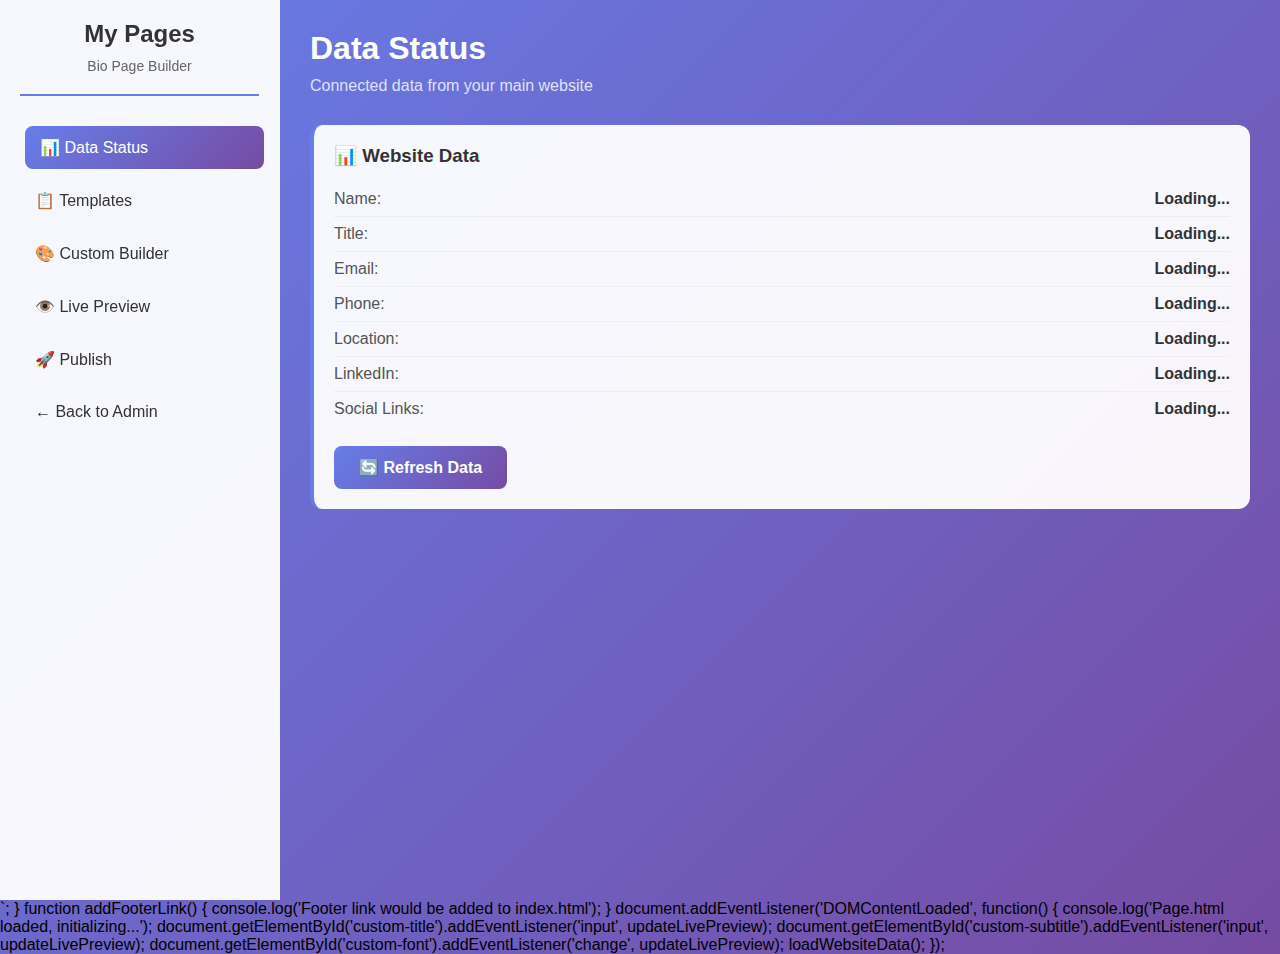
<file: page.html>
<!DOCTYPE html>
<html lang="en">
<head>
    <meta charset="UTF-8">
    <meta name="viewport" content="width=device-width, initial-scale=1.0">
    <title>My Pages - Bio Page Builder</title>
    <style>
        * {
            margin: 0;
            padding: 0;
            box-sizing: border-box;
        }

        body {
            font-family: 'Segoe UI', Tahoma, Geneva, Verdana, sans-serif;
            background: linear-gradient(135deg, #667eea 0%, #764ba2 100%);
            min-height: 100vh;
        }

        .container {
            display: flex;
            min-height: 100vh;
        }

        .sidebar {
            width: 280px;
            background: rgba(255, 255, 255, 0.95);
            backdrop-filter: blur(10px);
            border-right: 1px solid rgba(255, 255, 255, 0.2);
            padding: 20px;
            overflow-y: auto;
        }

        .sidebar-header {
            text-align: center;
            margin-bottom: 30px;
            padding-bottom: 20px;
            border-bottom: 2px solid #667eea;
        }

        .sidebar-header h2 {
            color: #333;
            font-size: 24px;
            margin-bottom: 10px;
        }

        .sidebar-header p {
            color: #666;
            font-size: 14px;
        }

        .nav-menu {
            list-style: none;
        }

        .nav-item {
            margin-bottom: 10px;
        }

        .nav-link {
            display: block;
            padding: 12px 15px;
            color: #333;
            text-decoration: none;
            border-radius: 8px;
            transition: all 0.3s ease;
            font-weight: 500;
        }

        .nav-link:hover, .nav-link.active {
            background: linear-gradient(135deg, #667eea, #764ba2);
            color: white;
            transform: translateX(5px);
        }

        .main-content {
            flex: 1;
            padding: 30px;
            overflow-y: auto;
        }

        .page-header {
            margin-bottom: 30px;
        }

        .page-header h1 {
            color: white;
            font-size: 32px;
            margin-bottom: 10px;
        }

        .page-header p {
            color: rgba(255, 255, 255, 0.8);
            font-size: 16px;
        }

        .data-status {
            background: rgba(255, 255, 255, 0.95);
            border-radius: 12px;
            padding: 20px;
            margin-bottom: 30px;
            border-left: 4px solid #667eea;
        }

        .data-status h3 {
            color: #333;
            margin-bottom: 15px;
            display: flex;
            align-items: center;
            gap: 10px;
        }

        .data-item {
            display: flex;
            justify-content: space-between;
            align-items: center;
            padding: 8px 0;
            border-bottom: 1px solid #eee;
        }

        .data-item:last-child {
            border-bottom: none;
        }

        .data-label {
            font-weight: 500;
            color: #555;
        }

        .data-value {
            color: #333;
            font-weight: 600;
        }

        .templates-section {
            background: rgba(255, 255, 255, 0.95);
            border-radius: 15px;
            padding: 30px;
            margin-bottom: 30px;
        }

        .section-title {
            font-size: 24px;
            color: #333;
            margin-bottom: 20px;
            display: flex;
            align-items: center;
            gap: 10px;
        }

        .templates-grid {
            display: grid;
            grid-template-columns: repeat(auto-fit, minmax(300px, 1fr));
            gap: 20px;
            margin-bottom: 30px;
        }

        .template-card {
            background: white;
            border-radius: 12px;
            padding: 20px;
            box-shadow: 0 4px 15px rgba(0, 0, 0, 0.1);
            transition: all 0.3s ease;
            cursor: pointer;
            border: 2px solid transparent;
        }

        .template-card:hover {
            transform: translateY(-5px);
            box-shadow: 0 8px 25px rgba(0, 0, 0, 0.15);
            border-color: #667eea;
        }

        .template-card.selected {
            border-color: #667eea;
            background: linear-gradient(135deg, #f8f9ff, #e8f0ff);
        }

        .template-preview {
            height: 200px;
            border-radius: 8px;
            margin-bottom: 15px;
            display: flex;
            align-items: center;
            justify-content: center;
            font-weight: bold;
            color: white;
            font-size: 18px;
        }

        .template-name {
            font-size: 16px;
            font-weight: 600;
            color: #333;
            margin-bottom: 5px;
        }

        .template-description {
            font-size: 14px;
            color: #666;
        }

        .custom-template-section {
            background: rgba(255, 255, 255, 0.95);
            border-radius: 15px;
            padding: 30px;
            margin-bottom: 30px;
        }

        .custom-builder {
            display: grid;
            grid-template-columns: 1fr 1fr;
            gap: 30px;
        }

        .builder-panel {
            background: white;
            border-radius: 12px;
            padding: 25px;
            box-shadow: 0 4px 15px rgba(0, 0, 0, 0.1);
        }

        .form-group {
            margin-bottom: 20px;
        }

        .form-label {
            display: block;
            font-weight: 600;
            color: #333;
            margin-bottom: 8px;
        }

        .form-input, .form-select {
            width: 100%;
            padding: 12px;
            border: 2px solid #e1e5e9;
            border-radius: 8px;
            font-size: 14px;
            transition: border-color 0.3s ease;
        }

        .form-input:focus, .form-select:focus {
            outline: none;
            border-color: #667eea;
        }

        .color-picker {
            display: flex;
            gap: 10px;
            flex-wrap: wrap;
        }

        .color-option {
            width: 40px;
            height: 40px;
            border-radius: 50%;
            cursor: pointer;
            border: 3px solid transparent;
            transition: all 0.3s ease;
        }

        .color-option:hover, .color-option.selected {
            transform: scale(1.1);
            border-color: #333;
        }

        .preview-container {
            background: white;
            border-radius: 12px;
            padding: 25px;
            box-shadow: 0 4px 15px rgba(0, 0, 0, 0.1);
            min-height: 500px;
        }

        .preview-header {
            text-align: center;
            margin-bottom: 20px;
            padding-bottom: 15px;
            border-bottom: 1px solid #eee;
        }

        .preview-title {
            font-size: 24px;
            font-weight: bold;
            margin-bottom: 10px;
        }

        .preview-subtitle {
            color: #666;
            font-size: 16px;
        }

        .preview-links {
            display: flex;
            flex-direction: column;
            gap: 15px;
        }

        .preview-link {
            padding: 15px 20px;
            border-radius: 8px;
            text-decoration: none;
            color: white;
            text-align: center;
            font-weight: 500;
            transition: all 0.3s ease;
        }

        .preview-link:hover {
            transform: translateY(-2px);
            box-shadow: 0 4px 15px rgba(0, 0, 0, 0.2);
        }

        .action-buttons {
            display: flex;
            gap: 15px;
            margin-top: 30px;
        }

        .btn {
            padding: 12px 25px;
            border: none;
            border-radius: 8px;
            font-size: 16px;
            font-weight: 600;
            cursor: pointer;
            transition: all 0.3s ease;
            text-decoration: none;
            display: inline-flex;
            align-items: center;
            gap: 8px;
        }

        .btn-primary {
            background: linear-gradient(135deg, #667eea, #764ba2);
            color: white;
        }

        .btn-primary:hover {
            transform: translateY(-2px);
            box-shadow: 0 4px 15px rgba(102, 126, 234, 0.4);
        }

        .btn-secondary {
            background: #f8f9fa;
            color: #333;
            border: 2px solid #e1e5e9;
        }

        .btn-secondary:hover {
            background: #e9ecef;
            transform: translateY(-2px);
        }

        .btn-success {
            background: linear-gradient(135deg, #28a745, #20c997);
            color: white;
        }

        .btn-success:hover {
            transform: translateY(-2px);
            box-shadow: 0 4px 15px rgba(40, 167, 69, 0.4);
        }

        @media (max-width: 768px) {
            .container {
                flex-direction: column;
            }
            
            .sidebar {
                width: 100%;
                order: 2;
            }
            
            .main-content {
                order: 1;
            }
            
            .custom-builder {
                grid-template-columns: 1fr;
            }
            
            .templates-grid {
                grid-template-columns: 1fr;
            }
        }

        .template-1 { background: linear-gradient(135deg, #667eea, #764ba2); }
        .template-2 { background: linear-gradient(135deg, #f093fb, #f5576c); }
        .template-3 { background: linear-gradient(135deg, #4facfe, #00f2fe); }
        .template-4 { background: linear-gradient(135deg, #43e97b, #38f9d7); }
        .template-5 { background: linear-gradient(135deg, #fa709a, #fee140); }
        .template-6 { background: linear-gradient(135deg, #a8edea, #fed6e3); }
        .template-7 { background: linear-gradient(135deg, #ff9a9e, #fecfef); }
        .template-8 { background: linear-gradient(135deg, #ffecd2, #fcb69f); }
        .template-9 { background: linear-gradient(135deg, #a8caba, #5d4e75); }
        .template-10 { background: linear-gradient(135deg, #d299c2, #fef9d7); }
    </style>
</head>
<body>
    <div class="container">
        <div class="sidebar">
            <div class="sidebar-header">
                <h2>My Pages</h2>
                <p>Bio Page Builder</p>
            </div>
            
            <ul class="nav-menu">
                <li class="nav-item">
                    <a href="#" class="nav-link active" onclick="showSection('data')">
                        📊 Data Status
                    </a>
                </li>
                <li class="nav-item">
                    <a href="#" class="nav-link" onclick="showSection('templates')">
                        📋 Templates
                    </a>
                </li>
                <li class="nav-item">
                    <a href="#" class="nav-link" onclick="showSection('custom')">
                        🎨 Custom Builder
                    </a>
                </li>
                <li class="nav-item">
                    <a href="#" class="nav-link" onclick="showSection('preview')">
                        👁️ Live Preview
                    </a>
                </li>
                <li class="nav-item">
                    <a href="#" class="nav-link" onclick="showSection('publish')">
                        🚀 Publish
                    </a>
                </li>
                <li class="nav-item">
                    <a href="admin.html" class="nav-link">
                        ← Back to Admin
                    </a>
                </li>
            </ul>
        </div>

        <div class="main-content">
            <div id="data-section" class="section">
                <div class="page-header">
                    <h1>Data Status</h1>
                    <p>Connected data from your main website</p>
                </div>

                <div class="data-status">
                    <h3>📊 Website Data</h3>
                    <div id="data-display">
                        <div class="data-item">
                            <span class="data-label">Name:</span>
                            <span class="data-value" id="data-name">Loading...</span>
                        </div>
                        <div class="data-item">
                            <span class="data-label">Title:</span>
                            <span class="data-value" id="data-title">Loading...</span>
                        </div>
                        <div class="data-item">
                            <span class="data-label">Email:</span>
                            <span class="data-value" id="data-email">Loading...</span>
                        </div>
                        <div class="data-item">
                            <span class="data-label">Phone:</span>
                            <span class="data-value" id="data-phone">Loading...</span>
                        </div>
                        <div class="data-item">
                            <span class="data-label">Location:</span>
                            <span class="data-value" id="data-location">Loading...</span>
                        </div>
                        <div class="data-item">
                            <span class="data-label">LinkedIn:</span>
                            <span class="data-value" id="data-linkedin">Loading...</span>
                        </div>
                        <div class="data-item">
                            <span class="data-label">Social Links:</span>
                            <span class="data-value" id="data-social-count">Loading...</span>
                        </div>
                    </div>
                    
                    <div class="action-buttons" style="margin-top: 20px;">
                        <button class="btn btn-primary" onclick="refreshData()">
                            🔄 Refresh Data
                        </button>
                    </div>
                </div>
            </div>

            <div id="templates-section" class="section" style="display: none;">
                <div class="page-header">
                    <h1>Choose Your Template</h1>
                    <p>Select from our professionally designed templates or create your own</p>
                </div>

                <div class="templates-section">
                    <h3 class="section-title">🎨 Pre-built Templates</h3>
                    <div class="templates-grid">
                        <div class="template-card" onclick="selectTemplate(1)">
                            <div class="template-preview template-1">Modern Gradient</div>
                            <div class="template-name">Modern Gradient</div>
                            <div class="template-description">Clean design with gradient background</div>
                        </div>
                        
                        <div class="template-card" onclick="selectTemplate(2)">
                            <div class="template-preview template-2">Pink Sunset</div>
                            <div class="template-name">Pink Sunset</div>
                            <div class="template-description">Warm pink to red gradient</div>
                        </div>
                        
                        <div class="template-card" onclick="selectTemplate(3)">
                            <div class="template-preview template-3">Ocean Blue</div>
                            <div class="template-name">Ocean Blue</div>
                            <div class="template-description">Cool blue gradient theme</div>
                        </div>
                        
                        <div class="template-card" onclick="selectTemplate(4)">
                            <div class="template-preview template-4">Nature Green</div>
                            <div class="template-name">Nature Green</div>
                            <div class="template-description">Fresh green gradient</div>
                        </div>
                        
                        <div class="template-card" onclick="selectTemplate(5)">
                            <div class="template-preview template-5">Sunset Orange</div>
                            <div class="template-name">Sunset Orange</div>
                            <div class="template-description">Warm orange to yellow</div>
                        </div>
                        
                        <div class="template-card" onclick="selectTemplate(6)">
                            <div class="template-preview template-6">Soft Pastels</div>
                            <div class="template-name">Soft Pastels</div>
                            <div class="template-description">Gentle pastel colors</div>
                        </div>
                        
                        <div class="template-card" onclick="selectTemplate(7)">
                            <div class="template-preview template-7">Rose Gold</div>
                            <div class="template-name">Rose Gold</div>
                            <div class="template-description">Elegant rose gold theme</div>
                        </div>
                        
                        <div class="template-card" onclick="selectTemplate(8)">
                            <div class="template-preview template-8">Warm Sunset</div>
                            <div class="template-name">Warm Sunset</div>
                            <div class="template-description">Cozy orange gradient</div>
                        </div>
                        
                        <div class="template-card" onclick="selectTemplate(9)">
                            <div class="template-preview template-9">Mystic Purple</div>
                            <div class="template-name">Mystic Purple</div>
                            <div class="template-description">Deep purple theme</div>
                        </div>
                        
                        <div class="template-card" onclick="selectTemplate(10)">
                            <div class="template-preview template-10">Lavender Dream</div>
                            <div class="template-name">Lavender Dream</div>
                            <div class="template-description">Soft lavender gradient</div>
                        </div>
                    </div>
                    
                    <div class="action-buttons">
                        <button class="btn btn-primary" onclick="proceedToCustom()">
                            🎨 Create Custom Template
                        </button>
                    </div>
                </div>
            </div>

            <div id="custom-section" class="section" style="display: none;">
                <div class="page-header">
                    <h1>Custom Template Builder</h1>
                    <p>Create your own unique bio page design</p>
                </div>

                <div class="custom-template-section">
                    <div class="custom-builder">
                        <div class="builder-panel">
                            <h3 class="section-title">⚙️ Customize Design</h3>
                            
                            <div class="form-group">
                                <label class="form-label">Page Title</label>
                                <input type="text" class="form-input" id="custom-title" placeholder="Your Name">
                            </div>
                            
                            <div class="form-group">
                                <label class="form-label">Subtitle</label>
                                <input type="text" class="form-input" id="custom-subtitle" placeholder="Your tagline">
                            </div>
                            
                            <div class="form-group">
                                <label class="form-label">Background Color</label>
                                <div class="color-picker">
                                    <div class="color-option selected" style="background: #667eea;" onclick="selectColor('#667eea')"></div>
                                    <div class="color-option" style="background: #f093fb;" onclick="selectColor('#f093fb')"></div>
                                    <div class="color-option" style="background: #4facfe;" onclick="selectColor('#4facfe')"></div>
                                    <div class="color-option" style="background: #43e97b;" onclick="selectColor('#43e97b')"></div>
                                    <div class="color-option" style="background: #fa709a;" onclick="selectColor('#fa709a')"></div>
                                    <div class="color-option" style="background: #a8edea;" onclick="selectColor('#a8edea')"></div>
                                </div>
                            </div>
                            
                            <div class="form-group">
                                <label class="form-label">Font Style</label>
                                <select class="form-select" id="custom-font">
                                    <option value="'Segoe UI', sans-serif">Modern</option>
                                    <option value="'Playfair Display', serif">Elegant</option>
                                    <option value="'Poppins', sans-serif">Clean</option>
                                    <option value="'Montserrat', sans-serif">Bold</option>
                                    <option value="'Roboto', sans-serif">Simple</option>
                                </select>
                            </div>
                            
                            <div class="form-group">
                                <label class="form-label">Include Links</label>
                                <div id="link-checkboxes">
                                    <!-- Dynamic checkboxes will be added here -->
                                </div>
                            </div>
                        </div>
                        
                        <div class="preview-container">
                            <h3 class="section-title">👁️ Live Preview</h3>
                            <div id="live-preview">
                                <div class="preview-header">
                                    <div class="preview-title" id="preview-title">Your Name</div>
                                    <div class="preview-subtitle" id="preview-subtitle">Your tagline</div>
                                </div>
                                <div class="preview-links" id="preview-links">
                                    <!-- Dynamic links will be added here -->
                                </div>
                            </div>
                        </div>
                    </div>
                    
                    <div class="action-buttons">
                        <button class="btn btn-secondary" onclick="showSection('templates')">
                            ← Back to Templates
                        </button>
                        <button class="btn btn-primary" onclick="saveCustomTemplate()">
                            💾 Save Template
                        </button>
                    </div>
                </div>
            </div>

            <div id="preview-section" class="section" style="display: none;">
                <div class="page-header">
                    <h1>Live Preview</h1>
                    <p>See how your bio page will look</p>
                </div>

                <div class="preview-container" style="max-width: 400px; margin: 0 auto;">
                    <div id="final-preview">
                        <!-- Final preview will be generated here -->
                    </div>
                </div>
                
                <div class="action-buttons" style="justify-content: center; margin-top: 30px;">
                    <button class="btn btn-secondary" onclick="showSection('custom')">
                        ← Edit Design
                    </button>
                    <button class="btn btn-success" onclick="showSection('publish')">
                        🚀 Publish Bio Page
                    </button>
                </div>
            </div>

            <div id="publish-section" class="section" style="display: none;">
                <div class="page-header">
                    <h1>Publish Your Bio Page</h1>
                    <p>Generate your bio.html file and add the Links footer</p>
                </div>

                <div class="templates-section">
                    <h3 class="section-title">📋 Publish Summary</h3>
                    <div id="publish-summary">
                        <!-- Summary will be generated here -->
                    </div>
                    
                    <div class="action-buttons" style="justify-content: center; margin-top: 30px;">
                        <button class="btn btn-secondary" onclick="showSection('preview')">
                            ← Back to Preview
                        </button>
                        <button class="btn btn-success" onclick="generateBioPage()">
                            🚀 Generate Bio Page
                        </button>
                    </div>
                </div>
            </div>
        </div>
    </div>

    <script>
        let selectedTemplate = null;
        let websiteData = {};
        let customData = {
            title: '',
            subtitle: '',
            backgroundColor: '#667eea',
            font: "'Segoe UI', sans-serif",
            links: []
        };

        async function loadWebsiteData() {
            try {
                const savedData = localStorage.getItem('website_data');
                if (savedData) {
                    websiteData = JSON.parse(savedData);
                    updateDataDisplay();
                    return;
                }

                const response = await fetch('admin.html');
                const html = await response.text();
                
                const parser = new DOMParser();
                const doc = parser.parseFromString(html, 'text/html');
                
                websiteData = {
                    name: doc.getElementById('hero-name')?.value || 'Your Name',
                    title: doc.getElementById('hero-subtitle')?.value || 'Your Title',
                    email: doc.getElementById('contact-email')?.value || 'hello@example.com',
                    phone: doc.getElementById('contact-phone')?.value || '+1 234 567 8900',
                    location: doc.getElementById('contact-location')?.value || 'Your Location',
                    linkedin: doc.getElementById('contact-linkedin')?.value || '',
                    facebook: doc.getElementById('contact-facebook')?.value || '',
                    twitter: doc.getElementById('contact-twitter')?.value || '',
                    instagram: doc.getElementById('contact-instagram')?.value || ''
                };

                localStorage.setItem('website_data', JSON.stringify(websiteData));
                updateDataDisplay();
                
            } catch (error) {
                console.error('Error loading website data:', error);
                websiteData = {
                    name: 'Your Name',
                    title: 'Your Title',
                    email: 'hello@example.com',
                    phone: '+1 234 567 8900',
                    location: 'Your Location',
                    linkedin: '',
                    facebook: '',
                    twitter: '',
                    instagram: ''
                };
                updateDataDisplay();
            }
        }

        function updateDataDisplay() {
            document.getElementById('data-name').textContent = websiteData.name;
            document.getElementById('data-title').textContent = websiteData.title;
            document.getElementById('data-email').textContent = websiteData.email;
            document.getElementById('data-phone').textContent = websiteData.phone;
            document.getElementById('data-location').textContent = websiteData.location;
            document.getElementById('data-linkedin').textContent = websiteData.linkedin || 'Not set';
            
            const socialLinks = [websiteData.facebook, websiteData.twitter, websiteData.instagram].filter(link => link).length;
            document.getElementById('data-social-count').textContent = `${socialLinks} links`;
        }

        function refreshData() {
            localStorage.removeItem('website_data');
            loadWebsiteData();
        }

        function showSection(sectionName) {
            document.querySelectorAll('.section').forEach(section => {
                section.style.display = 'none';
            });
            
            document.getElementById(sectionName + '-section').style.display = 'block';
            
            document.querySelectorAll('.nav-link').forEach(link => {
                link.classList.remove('active');
            });
            
            document.querySelectorAll('.nav-link').forEach(link => {
                if (link.getAttribute('onclick') && link.getAttribute('onclick').includes(sectionName)) {
                    link.classList.add('active');
                }
            });
            
            if (sectionName === 'preview') {
                updateFinalPreview();
            } else if (sectionName === 'publish') {
                updatePublishSummary();
            } else if (sectionName === 'custom') {
                populateCustomForm();
            }
        }

        function selectTemplate(templateNumber) {
            document.querySelectorAll('.template-card').forEach(card => {
                card.classList.remove('selected');
            });
            
            event.currentTarget.classList.add('selected');
            selectedTemplate = templateNumber;
            
            updateCustomDataFromTemplate(templateNumber);
            
            setTimeout(() => showSection('custom'), 500);
        }

        function updateCustomDataFromTemplate(templateNumber) {
            const templates = {
                1: { bg: '#667eea', title: websiteData.name },
                2: { bg: '#f093fb', title: websiteData.name },
                3: { bg: '#4facfe', title: websiteData.name },
                4: { bg: '#43e97b', title: websiteData.name },
                5: { bg: '#fa709a', title: websiteData.name },
                6: { bg: '#a8edea', title: websiteData.name },
                7: { bg: '#ff9a9e', title: websiteData.name },
                8: { bg: '#ffecd2', title: websiteData.name },
                9: { bg: '#a8caba', title: websiteData.name },
                10: { bg: '#d299c2', title: websiteData.name }
            };
            
            const template = templates[templateNumber];
            customData.backgroundColor = template.bg;
            customData.title = template.title;
            customData.subtitle = websiteData.title;
        }

        function proceedToCustom() {
            showSection('custom');
        }

        function selectColor(color) {
            document.querySelectorAll('.color-option').forEach(option => {
                option.classList.remove('selected');
            });
            event.target.classList.add('selected');
            customData.backgroundColor = color;
            updateLivePreview();
        }

        function populateCustomForm() {
            document.getElementById('custom-title').value = websiteData.name;
            document.getElementById('custom-subtitle').value = websiteData.title;
            
            const linkCheckboxes = document.getElementById('link-checkboxes');
            linkCheckboxes.innerHTML = '';
            
            const availableLinks = [
                { key: 'email', label: 'Email', url: `mailto:${websiteData.email}` },
                { key: 'phone', label: 'Phone', url: `tel:${websiteData.phone}` },
                { key: 'linkedin', label: 'LinkedIn', url: websiteData.linkedin },
                { key: 'facebook', label: 'Facebook', url: websiteData.facebook },
                { key: 'twitter', label: 'Twitter', url: websiteData.twitter },
                { key: 'instagram', label: 'Instagram', url: websiteData.instagram }
            ].filter(link => link.url && link.url !== '');

            availableLinks.forEach((link, index) => {
                const checkbox = document.createElement('div');
                checkbox.style.marginBottom = '10px';
                checkbox.innerHTML = `
                    <label style="display: flex; align-items: center; gap: 8px; cursor: pointer;">
                        <input type="checkbox" checked data-link-key="${link.key}" data-link-label="${link.label}" data-link-url="${link.url}" style="margin: 0;">
                        <span>${link.label}</span>
                    </label>
                `;
                linkCheckboxes.appendChild(checkbox);
            });

            updateLivePreview();
        }

        function updateLivePreview() {
            const title = document.getElementById('custom-title').value;
            const subtitle = document.getElementById('custom-subtitle').value;
            const font = document.getElementById('custom-font').value;
            
            document.getElementById('preview-title').textContent = title;
            document.getElementById('preview-subtitle').textContent = subtitle;
            
            const preview = document.getElementById('live-preview');
            preview.style.background = `linear-gradient(135deg, ${customData.backgroundColor}, ${getDarkerColor(customData.backgroundColor)})`;
            preview.style.fontFamily = font;
            
            updatePreviewLinks();
        }

        function updatePreviewLinks() {
            const previewLinks = document.getElementById('preview-links');
            previewLinks.innerHTML = '';
            
            const selectedLinks = [];
            document.querySelectorAll('#link-checkboxes input[type="checkbox"]:checked').forEach(checkbox => {
                selectedLinks.push({
                    text: checkbox.getAttribute('data-link-label'),
                    url: checkbox.getAttribute('data-link-url')
                });
            });

            selectedLinks.forEach(link => {
                const linkElement = document.createElement('a');
                linkElement.href = link.url;
                linkElement.className = 'preview-link';
                linkElement.textContent = link.text;
                linkElement.target = '_blank';
                previewLinks.appendChild(linkElement);
            });

            customData.links = selectedLinks;
        }

        function getDarkerColor(color) {
            const colors = {
                '#667eea': '#764ba2',
                '#f093fb': '#f5576c',
                '#4facfe': '#00f2fe',
                '#43e97b': '#38f9d7',
                '#fa709a': '#fee140',
                '#a8edea': '#fed6e3',
                '#ff9a9e': '#fecfef',
                '#ffecd2': '#fcb69f',
                '#a8caba': '#5d4e75',
                '#d299c2': '#fef9d7'
            };
            return colors[color] || color;
        }

        function saveCustomTemplate() {
            customData.title = document.getElementById('custom-title').value;
            customData.subtitle = document.getElementById('custom-subtitle').value;
            customData.font = document.getElementById('custom-font').value;
            
            updatePreviewLinks();
            showSection('preview');
        }

        function updateFinalPreview() {
            const finalPreview = document.getElementById('final-preview');
            finalPreview.innerHTML = `
                <div style="
                    background: linear-gradient(135deg, ${customData.backgroundColor}, ${getDarkerColor(customData.backgroundColor)});
                    padding: 40px 20px;
                    border-radius: 15px;
                    text-align: center;
                    font-family: ${customData.font};
                    color: white;
                    min-height: 400px;
                    display: flex;
                    flex-direction: column;
                    justify-content: center;
                ">
                    <h1 style="font-size: 28px; margin-bottom: 10px; font-weight: bold;">${customData.title}</h1>
                    <p style="font-size: 16px; margin-bottom: 30px; opacity: 0.9;">${customData.subtitle}</p>
                    <div style="display: flex; flex-direction: column; gap: 15px;">
                        ${customData.links.map(link => `
                            <a href="${link.url}" style="
                                background: rgba(255, 255, 255, 0.2);
                                padding: 15px 20px;
                                border-radius: 8px;
                                text-decoration: none;
                                color: white;
                                font-weight: 500;
                                transition: all 0.3s ease;
                                backdrop-filter: blur(10px);
                            " onmouseover="this.style.background='rgba(255,255,255,0.3)'" 
                               onmouseout="this.style.background='rgba(255,255,255,0.2)'"
                               target="_blank">
                                ${link.text}
                            </a>
                        `).join('')}
                    </div>
                </div>
            `;
        }

        function updatePublishSummary() {
            const summary = document.getElementById('publish-summary');
            summary.innerHTML = `
                <div style="background: white; padding: 25px; border-radius: 12px; margin-bottom: 20px;">
                    <h4 style="color: #333; margin-bottom: 15px;">📋 Bio Page Details</h4>
                    <div style="display: grid; grid-template-columns: 1fr 1fr; gap: 15px; font-size: 14px;">
                        <div><strong>Title:</strong> ${customData.title}</div>
                        <div><strong>Subtitle:</strong> ${customData.subtitle}</div>
                        <div><strong>Template:</strong> ${selectedTemplate ? `Template ${selectedTemplate}` : 'Custom'}</div>
                        <div><strong>Links:</strong> ${customData.links.length}</div>
                    </div>
                </div>
                <div style="background: #f8f9fa; padding: 20px; border-radius: 12px; border-left: 4px solid #667eea;">
                    <h4 style="color: #333; margin-bottom: 10px;">🚀 What will happen:</h4>
                    <ul style="color: #666; line-height: 1.6;">
                        <li>Generate bio.html file with your design</li>
                        <li>Add "Links" footer link to index.html</li>
                        <li>Bio page will auto-update from website data</li>
                        <li>Your bio page will be live at bio.html</li>
                    </ul>
                </div>
            `;
        }

        function generateBioPage() {
            const bioContent = generateBioHTML();
            
            const blob = new Blob([bioContent], { type: 'text/html' });
            const url = URL.createObjectURL(blob);
            const a = document.createElement('a');
            a.href = url;
            a.download = 'bio.html';
            a.click();
            
            addFooterLink();
            
            alert('✅ Bio page generated successfully! bio.html has been created and "Links" footer has been added to index.html');
        }

        function generateBioHTML() {
            return `<!DOCTYPE html>
<html lang="en">
<head>
    <meta charset="UTF-8">
    <meta name="viewport" content="width=device-width, initial-scale=1.0">
    <title>${customData.title} - Bio</title>
    <style>
        * {
            margin: 0;
            padding: 0;
            box-sizing: border-box;
        }
        
        body {
            font-family: ${customData.font};
            background: linear-gradient(135deg, ${customData.backgroundColor}, ${getDarkerColor(customData.backgroundColor)});
            min-height: 100vh;
            display: flex;
            align-items: center;
            justify-content: center;
            padding: 20px;
        }
        
        .bio-container {
            background: rgba(255, 255, 255, 0.1);
            backdrop-filter: blur(10px);
            border-radius: 20px;
            padding: 40px;
            text-align: center;
            max-width: 400px;
            width: 100%;
            box-shadow: 0 8px 32px rgba(0, 0, 0, 0.1);
        }
        
        .bio-title {
            font-size: 28px;
            font-weight: bold;
            color: white;
            margin-bottom: 10px;
        }
        
        .bio-subtitle {
            font-size: 16px;
            color: rgba(255, 255, 255, 0.9);
            margin-bottom: 30px;
        }
        
        .bio-links {
            display: flex;
            flex-direction: column;
            gap: 15px;
        }
        
        .bio-link {
            background: rgba(255, 255, 255, 0.2);
            padding: 15px 20px;
            border-radius: 10px;
            text-decoration: none;
            color: white;
            font-weight: 500;
            transition: all 0.3s ease;
            backdrop-filter: blur(5px);
        }
        
        .bio-link:hover {
            background: rgba(255, 255, 255, 0.3);
            transform: translateY(-2px);
            box-shadow: 0 4px 15px rgba(0, 0, 0, 0.2);
        }
        
        @media (max-width: 480px) {
            .bio-container {
                padding: 30px 20px;
            }
            
            .bio-title {
                font-size: 24px;
            }
        }
    </style>
</head>
<body>
    <div class="bio-container">
        <h1 class="bio-title" id="bio-title">${customData.title}</h1>
        <p class="bio-subtitle" id="bio-subtitle">${customData.subtitle}</p>
        <div class="bio-links">
            ${customData.links.map(link => `
                <a href="${link.url}" class="bio-link" target="_blank">${link.text}</a>
            `).join('')}
        </div>
    </div>
    
    <script>
        function updateFromWebsiteData() {
            console.log('Bio page loaded with dynamic data support');
            
            const websiteData = JSON.parse(localStorage.getItem('website_data') || '{}');
            if (websiteData.name) {
                document.getElementById('bio-title').textContent = websiteData.name;
            }
            if (websiteData.title) {
                document.getElementById('bio-subtitle').textContent = websiteData.title;
            }
        }
        
        updateFromWebsiteData();
    </script>
</body>
</html>`;
        }

        function addFooterLink() {
            console.log('Footer link would be added to index.html');
        }

        document.addEventListener('DOMContentLoaded', function() {
            console.log('Page.html loaded, initializing...');
            
            document.getElementById('custom-title').addEventListener('input', updateLivePreview);
            document.getElementById('custom-subtitle').addEventListener('input', updateLivePreview);
            document.getElementById('custom-font').addEventListener('change', updateLivePreview);
            
            loadWebsiteData();
        });
    </script>
</body>
</html>
</file>
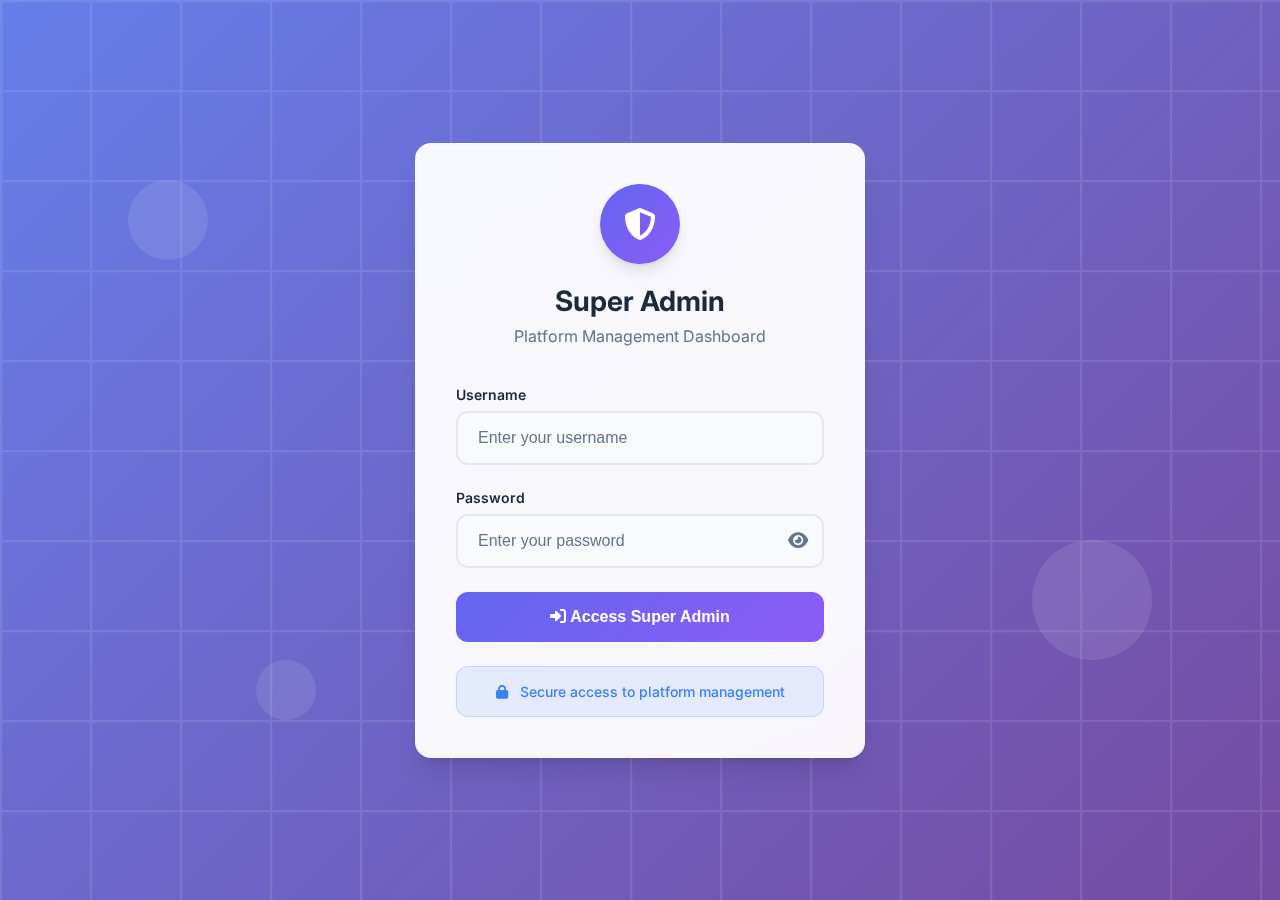
<file: superadmin.html>
<!DOCTYPE html>
<html lang="en">
<head>
    <meta charset="UTF-8">
    <meta name="viewport" content="width=device-width, initial-scale=1.0">
    <title>Super Admin - Soumita Space Platform</title>
    <link rel="stylesheet" href="https://cdnjs.cloudflare.com/ajax/libs/font-awesome/6.4.0/css/all.min.css">
    <link href="https://fonts.googleapis.com/css2?family=Inter:wght@300;400;500;600;700;800&display=swap" rel="stylesheet">
    <style>
        * {
            margin: 0;
            padding: 0;
            box-sizing: border-box;
        }

        :root {
            --primary-color: #6366f1;
            --primary-dark: #4f46e5;
            --secondary-color: #8b5cf6;
            --accent-color: #f59e0b;
            --success-color: #10b981;
            --danger-color: #ef4444;
            --warning-color: #f59e0b;
            --info-color: #3b82f6;
            
            --dark-bg: #0f172a;
            --dark-surface: #1e293b;
            --dark-border: #334155;
            --dark-text: #f1f5f9;
            --dark-text-secondary: #94a3b8;
            
            --light-bg: #ffffff;
            --light-surface: #f8fafc;
            --light-border: #e2e8f0;
            --light-text: #1e293b;
            --light-text-secondary: #64748b;
            
            --shadow-sm: 0 1px 2px 0 rgb(0 0 0 / 0.05);
            --shadow-md: 0 4px 6px -1px rgb(0 0 0 / 0.1), 0 2px 4px -2px rgb(0 0 0 / 0.1);
            --shadow-lg: 0 10px 15px -3px rgb(0 0 0 / 0.1), 0 4px 6px -4px rgb(0 0 0 / 0.1);
            --shadow-xl: 0 20px 25px -5px rgb(0 0 0 / 0.1), 0 8px 10px -6px rgb(0 0 0 / 0.1);
            
            --border-radius: 12px;
            --border-radius-lg: 16px;
            --transition: all 0.3s cubic-bezier(0.4, 0, 0.2, 1);
        }

        body {
            font-family: 'Inter', sans-serif;
            background: linear-gradient(135deg, #667eea 0%, #764ba2 100%);
            min-height: 100vh;
            display: flex;
            align-items: center;
            justify-content: center;
            padding: 20px;
            position: relative;
            overflow: hidden;
        }

        body::before {
            content: '';
            position: absolute;
            top: 0;
            left: 0;
            right: 0;
            bottom: 0;
            background: url('data:image/svg+xml,<svg xmlns="http://www.w3.org/2000/svg" viewBox="0 0 100 100"><defs><pattern id="grid" width="10" height="10" patternUnits="userSpaceOnUse"><path d="M 10 0 L 0 0 0 10" fill="none" stroke="rgba(255,255,255,0.1)" stroke-width="0.5"/></pattern></defs><rect width="100" height="100" fill="url(%23grid)"/></svg>');
            pointer-events: none;
        }

        .floating-shapes {
            position: absolute;
            top: 0;
            left: 0;
            width: 100%;
            height: 100%;
            overflow: hidden;
            pointer-events: none;
        }

        .shape {
            position: absolute;
            background: rgba(255, 255, 255, 0.1);
            border-radius: 50%;
            animation: float 6s ease-in-out infinite;
        }

        .shape:nth-child(1) {
            width: 80px;
            height: 80px;
            top: 20%;
            left: 10%;
            animation-delay: 0s;
        }

        .shape:nth-child(2) {
            width: 120px;
            height: 120px;
            top: 60%;
            right: 10%;
            animation-delay: 2s;
        }

        .shape:nth-child(3) {
            width: 60px;
            height: 60px;
            bottom: 20%;
            left: 20%;
            animation-delay: 4s;
        }

        @keyframes float {
            0%, 100% { transform: translateY(0px) rotate(0deg); }
            50% { transform: translateY(-20px) rotate(180deg); }
        }

        .login-container {
            background: rgba(255, 255, 255, 0.95);
            backdrop-filter: blur(20px);
            border-radius: var(--border-radius-lg);
            padding: 40px;
            width: 100%;
            max-width: 450px;
            box-shadow: var(--shadow-xl);
            border: 1px solid rgba(255, 255, 255, 0.2);
            position: relative;
            z-index: 10;
        }

        .login-header {
            text-align: center;
            margin-bottom: 40px;
        }

        .login-logo {
            width: 80px;
            height: 80px;
            background: linear-gradient(135deg, var(--primary-color), var(--secondary-color));
            border-radius: 50%;
            display: flex;
            align-items: center;
            justify-content: center;
            margin: 0 auto 20px;
            box-shadow: var(--shadow-lg);
        }

        .login-logo i {
            font-size: 32px;
            color: white;
        }

        .login-title {
            font-size: 28px;
            font-weight: 700;
            color: var(--light-text);
            margin-bottom: 8px;
        }

        .login-subtitle {
            font-size: 16px;
            color: var(--light-text-secondary);
            font-weight: 400;
        }

        .form-group {
            margin-bottom: 24px;
        }

        .form-label {
            display: block;
            font-size: 14px;
            font-weight: 600;
            color: var(--light-text);
            margin-bottom: 8px;
        }

        .form-input {
            width: 100%;
            padding: 16px 20px;
            border: 2px solid var(--light-border);
            border-radius: var(--border-radius);
            font-size: 16px;
            font-weight: 500;
            color: var(--light-text);
            background: var(--light-surface);
            transition: var(--transition);
            outline: none;
        }

        .form-input:focus {
            border-color: var(--primary-color);
            box-shadow: 0 0 0 3px rgba(99, 102, 241, 0.1);
        }

        .form-input::placeholder {
            color: var(--light-text-secondary);
        }

        .password-input-group {
            position: relative;
        }

        .password-toggle {
            position: absolute;
            right: 16px;
            top: 50%;
            transform: translateY(-50%);
            background: none;
            border: none;
            color: var(--light-text-secondary);
            cursor: pointer;
            font-size: 18px;
            transition: var(--transition);
        }

        .password-toggle:hover {
            color: var(--primary-color);
        }

        .login-btn {
            width: 100%;
            padding: 16px 24px;
            background: linear-gradient(135deg, var(--primary-color), var(--secondary-color));
            color: white;
            border: none;
            border-radius: var(--border-radius);
            font-size: 16px;
            font-weight: 600;
            cursor: pointer;
            transition: var(--transition);
            position: relative;
            overflow: hidden;
        }

        .login-btn::before {
            content: '';
            position: absolute;
            top: 0;
            left: -100%;
            width: 100%;
            height: 100%;
            background: linear-gradient(90deg, transparent, rgba(255, 255, 255, 0.2), transparent);
            transition: left 0.5s;
        }

        .login-btn:hover::before {
            left: 100%;
        }

        .login-btn:hover {
            transform: translateY(-2px);
            box-shadow: var(--shadow-lg);
        }

        .login-btn:active {
            transform: translateY(0);
        }

        .security-notice {
            text-align: center;
            margin-top: 24px;
            padding: 16px;
            background: rgba(59, 130, 246, 0.1);
            border: 1px solid rgba(59, 130, 246, 0.2);
            border-radius: var(--border-radius);
            color: var(--info-color);
            font-size: 14px;
            font-weight: 500;
        }

        .security-notice i {
            margin-right: 8px;
        }

        .error-message {
            background: rgba(239, 68, 68, 0.1);
            border: 1px solid rgba(239, 68, 68, 0.2);
            color: var(--danger-color);
            padding: 12px 16px;
            border-radius: var(--border-radius);
            margin-bottom: 20px;
            font-size: 14px;
            font-weight: 500;
            display: none;
        }

        .loading {
            display: none;
            text-align: center;
            margin-top: 20px;
        }

        .spinner {
            width: 24px;
            height: 24px;
            border: 3px solid rgba(255, 255, 255, 0.3);
            border-top: 3px solid white;
            border-radius: 50%;
            animation: spin 1s linear infinite;
            margin: 0 auto;
        }

        @keyframes spin {
            0% { transform: rotate(0deg); }
            100% { transform: rotate(360deg); }
        }

        @media (max-width: 480px) {
            .login-container {
                padding: 30px 20px;
                margin: 20px;
            }
            
            .login-title {
                font-size: 24px;
            }
        }
    </style>
</head>
<body>
    <div class="floating-shapes">
        <div class="shape"></div>
        <div class="shape"></div>
        <div class="shape"></div>
    </div>

    <div class="login-container">
        <div class="login-header">
            <div class="login-logo">
                <i class="fas fa-shield-alt"></i>
            </div>
            <h1 class="login-title">Super Admin</h1>
            <p class="login-subtitle">Platform Management Dashboard</p>
        </div>

        <div class="error-message" id="error-message">
            <i class="fas fa-exclamation-triangle"></i>
            <span id="error-text">Invalid credentials</span>
        </div>

        <form id="superadmin-login-form">
            <div class="form-group">
                <label for="username" class="form-label">Username</label>
                <input type="text" id="username" name="username" class="form-input" placeholder="Enter your username" required>
            </div>

            <div class="form-group">
                <label for="password" class="form-label">Password</label>
                <div class="password-input-group">
                    <input type="password" id="password" name="password" class="form-input" placeholder="Enter your password" required>
                    <button type="button" class="password-toggle" id="password-toggle">
                        <i class="fas fa-eye"></i>
                    </button>
                </div>
            </div>

            <button type="submit" class="login-btn" id="login-btn">
                <i class="fas fa-sign-in-alt"></i>
                Access Super Admin
            </button>
        </form>

        <div class="loading" id="loading">
            <div class="spinner"></div>
            <p>Authenticating...</p>
        </div>

        <div class="security-notice">
            <i class="fas fa-lock"></i>
            Secure access to platform management
        </div>
    </div>

    <script>
        class SuperAdminLogin {
            constructor() {
                this.form = document.getElementById('superadmin-login-form');
                this.errorMessage = document.getElementById('error-message');
                this.errorText = document.getElementById('error-text');
                this.loading = document.getElementById('loading');
                this.loginBtn = document.getElementById('login-btn');
                this.passwordToggle = document.getElementById('password-toggle');
                this.passwordInput = document.getElementById('password');
                
                this.init();
            }

            init() {
                this.bindEvents();
                this.checkAuthStatus();
            }

            bindEvents() {
                this.form.addEventListener('submit', (e) => this.handleLogin(e));
                this.passwordToggle.addEventListener('click', () => this.togglePassword());
            }

            async handleLogin(e) {
                e.preventDefault();
                
                const username = document.getElementById('username').value;
                const password = document.getElementById('password').value;

                if (!username || !password) {
                    this.showError('Please fill in all fields');
                    return;
                }

                this.showLoading(true);

                try {
                    // Simulate API call
                    await this.authenticate(username, password);
                } catch (error) {
                    this.showError(error.message);
                } finally {
                    this.showLoading(false);
                }
            }

            async authenticate(username, password) {
                // Simulate API delay
                await new Promise(resolve => setTimeout(resolve, 1500));

                // For demo purposes - replace with actual authentication
                if (username === 'superadmin' && password === 'admin123') {
                    // Store auth token
                    localStorage.setItem('superadmin_token', 'demo_token_123');
                    localStorage.setItem('superadmin_user', JSON.stringify({
                        id: 1,
                        username: 'superadmin',
                        role: 'super_admin',
                        permissions: ['all']
                    }));

                    // Redirect to dashboard
                    window.location.href = 'superadmin-dashboard.html';
                } else {
                    throw new Error('Invalid credentials');
                }
            }

            togglePassword() {
                const type = this.passwordInput.type === 'password' ? 'text' : 'password';
                this.passwordInput.type = type;
                
                const icon = this.passwordToggle.querySelector('i');
                icon.className = type === 'password' ? 'fas fa-eye' : 'fas fa-eye-slash';
            }

            showError(message) {
                this.errorText.textContent = message;
                this.errorMessage.style.display = 'block';
                
                setTimeout(() => {
                    this.errorMessage.style.display = 'none';
                }, 5000);
            }

            showLoading(show) {
                this.loading.style.display = show ? 'block' : 'none';
                this.loginBtn.style.display = show ? 'none' : 'block';
            }

            checkAuthStatus() {
                const token = localStorage.getItem('superadmin_token');
                if (token) {
                    // Already authenticated, redirect to dashboard
                    window.location.href = 'superadmin-dashboard.html';
                }
            }
        }

        // Initialize Super Admin Login
        new SuperAdminLogin();
    </script>
</body>
</html>
</file>
